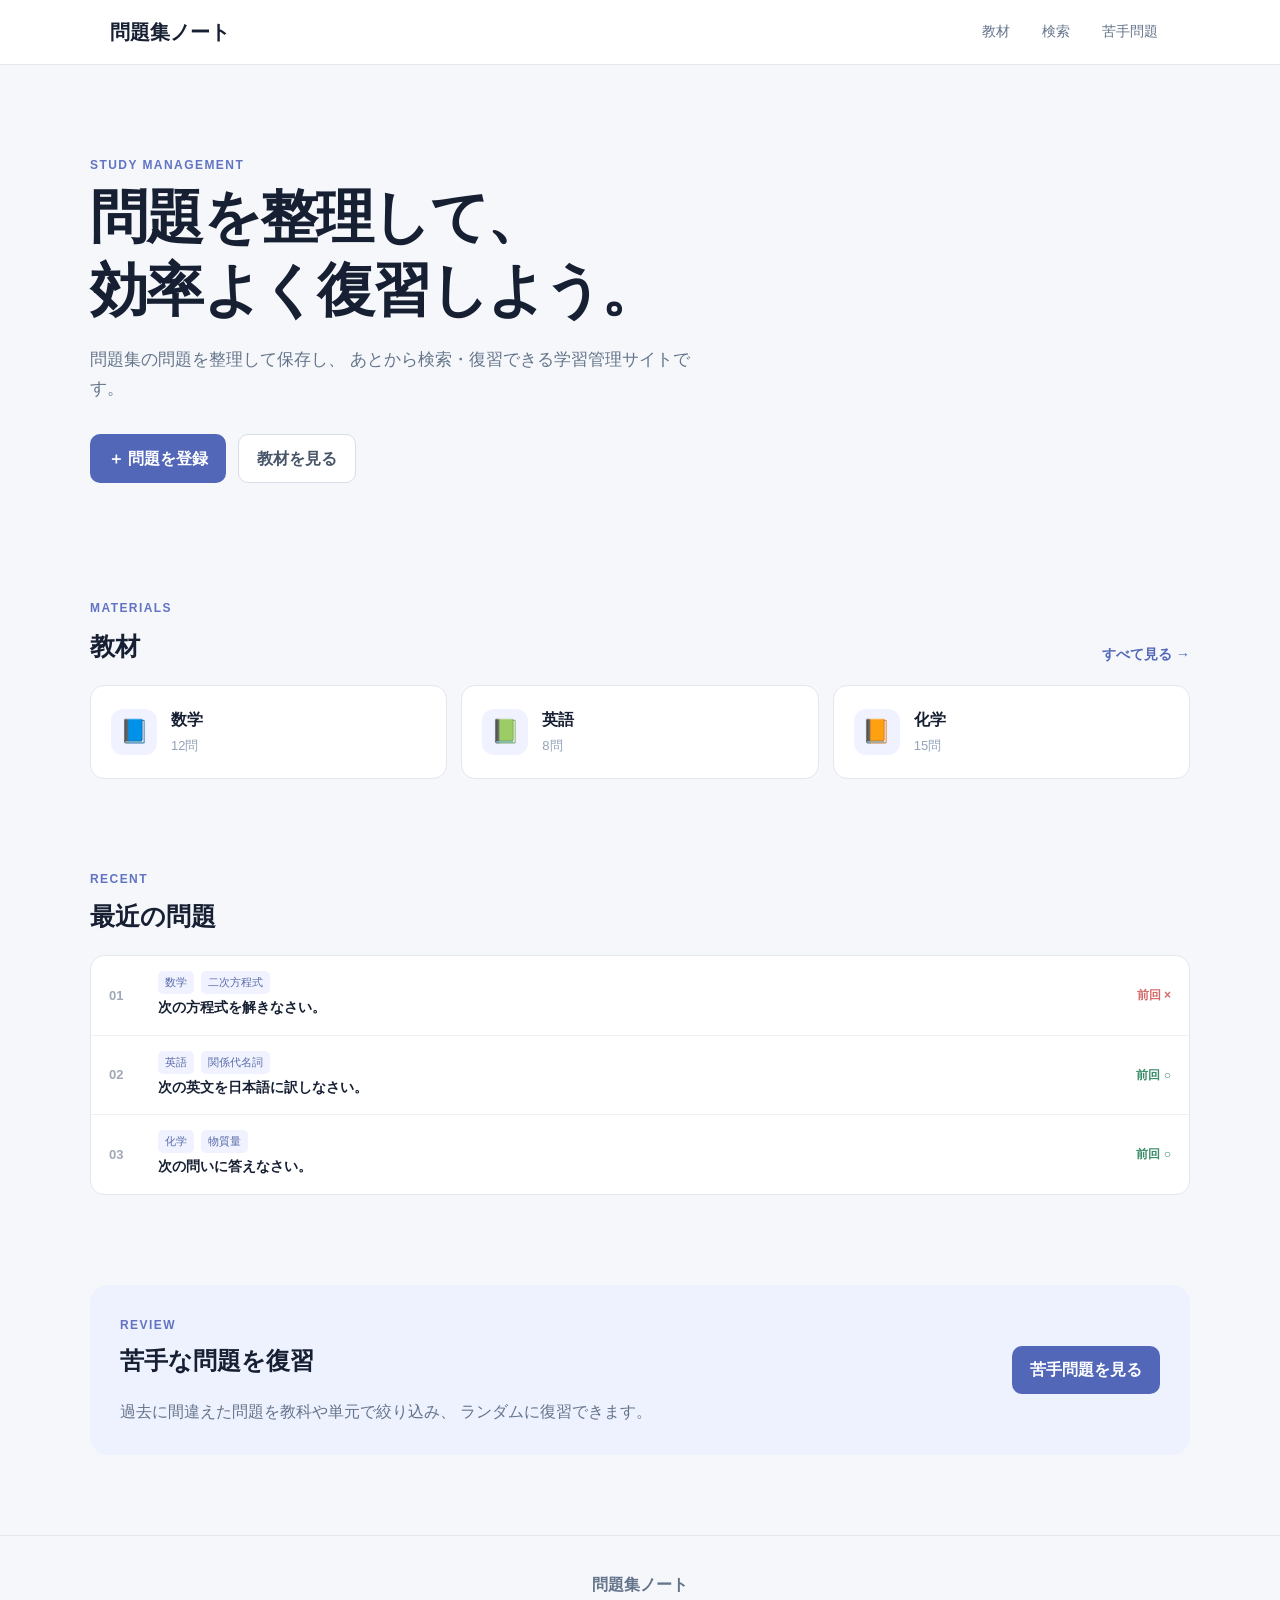
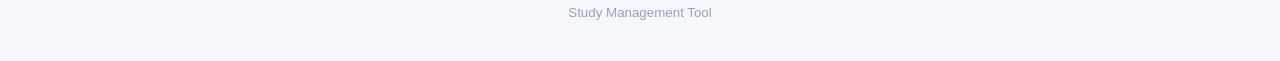
<file: index.html>
<!DOCTYPE html>
<html lang="ja">
<head>
  <meta charset="UTF-8">
  <meta name="viewport" content="width=device-width, initial-scale=1.0">
  <title>問題集ノート</title>
  <link rel="stylesheet" href="css/common.css">
</head>

<body>

<header class="site-header">
  <div class="header-inner">
    <a href="index.html" class="logo">問題集ノート</a>

    <nav>
      <a href="materials.html">教材</a>
      <a href="search.html">検索</a>
      <a href="weak-problems.html">苦手問題</a>
    </nav>
  </div>
</header>

<main class="container">

  <section class="hero">
    <p class="eyebrow">STUDY MANAGEMENT</p>
    <h1>問題を整理して、<br>効率よく復習しよう。</h1>
    <p>
      問題集の問題を整理して保存し、
      あとから検索・復習できる学習管理サイトです。
    </p>

    <div class="hero-buttons">
      <a href="add-problem.html" class="button primary">
        ＋ 問題を登録
      </a>

      <a href="materials.html" class="button secondary">
        教材を見る
      </a>
    </div>
  </section>


  <section class="section">

    <div class="section-title">
      <div>
        <p class="section-label">MATERIALS</p>
        <h2>教材</h2>
      </div>

      <a href="materials.html" class="more-link">すべて見る →</a>
    </div>

    <div class="material-grid">

      <a href="materials.html" class="material-card">
        <span class="material-icon">📘</span>
        <div>
          <h3>数学</h3>
          <p>12問</p>
        </div>
      </a>

      <a href="materials.html" class="material-card">
        <span class="material-icon">📗</span>
        <div>
          <h3>英語</h3>
          <p>8問</p>
        </div>
      </a>

      <a href="materials.html" class="material-card">
        <span class="material-icon">📙</span>
        <div>
          <h3>化学</h3>
          <p>15問</p>
        </div>
      </a>

    </div>

  </section>


  <section class="section">

    <div class="section-title">
      <div>
        <p class="section-label">RECENT</p>
        <h2>最近の問題</h2>
      </div>
    </div>

    <div class="problem-list">

      <a href="#" class="problem-item">
        <div class="problem-number">01</div>

        <div class="problem-info">
          <div class="problem-meta">
            <span>数学</span>
            <span>二次方程式</span>
          </div>

          <h3>次の方程式を解きなさい。</h3>
        </div>

        <span class="result bad">前回 ×</span>
      </a>


      <a href="#" class="problem-item">
        <div class="problem-number">02</div>

        <div class="problem-info">
          <div class="problem-meta">
            <span>英語</span>
            <span>関係代名詞</span>
          </div>

          <h3>次の英文を日本語に訳しなさい。</h3>
        </div>

        <span class="result good">前回 ○</span>
      </a>


      <a href="#" class="problem-item">
        <div class="problem-number">03</div>

        <div class="problem-info">
          <div class="problem-meta">
            <span>化学</span>
            <span>物質量</span>
          </div>

          <h3>次の問いに答えなさい。</h3>
        </div>

        <span class="result good">前回 ○</span>
      </a>

    </div>

  </section>


  <section class="section weak-section">

    <div class="weak-box">

      <div>
        <p class="section-label">REVIEW</p>
        <h2>苦手な問題を復習</h2>

        <p>
          過去に間違えた問題を教科や単元で絞り込み、
          ランダムに復習できます。
        </p>
      </div>

      <a href="weak-problems.html" class="button primary">
        苦手問題を見る
      </a>

    </div>

  </section>

</main>


<footer class="site-footer">
  <p>問題集ノート</p>
  <small>Study Management Tool</small>
</footer>

<script src="js/common.js"></script>

</body>
</html>
</file>
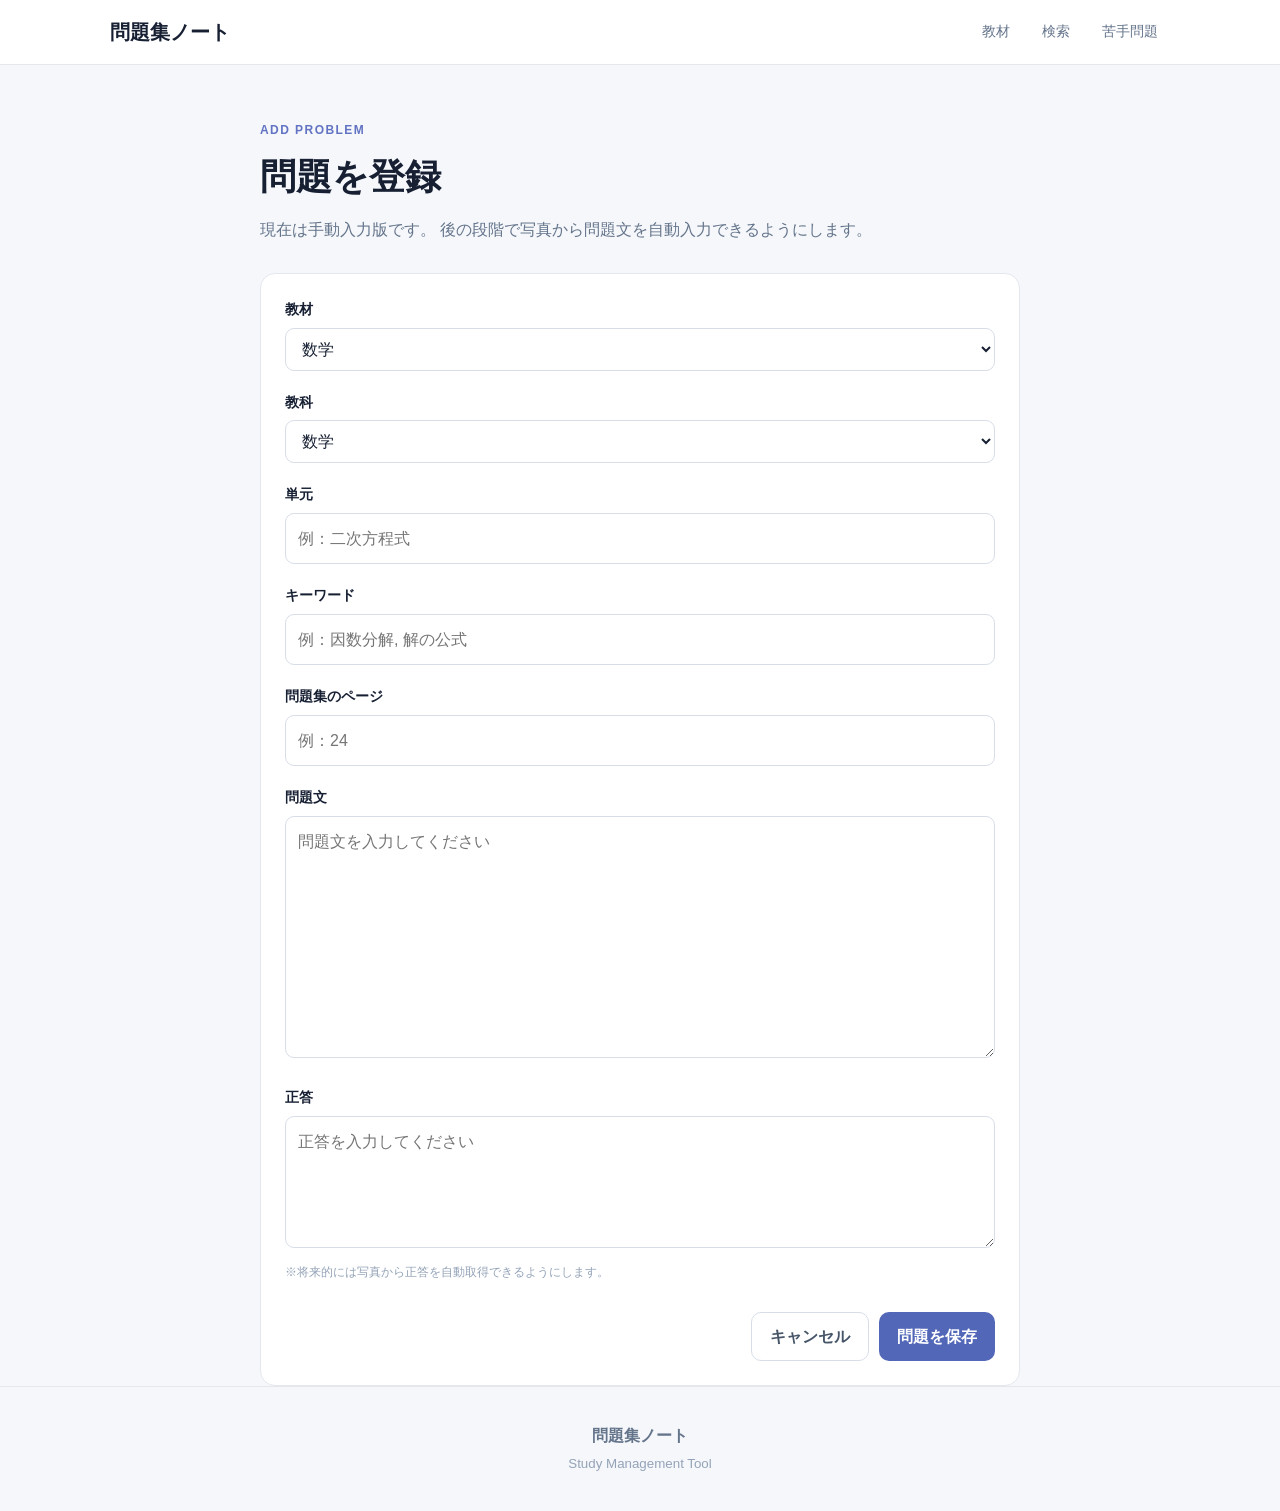
<file: add-problem.html>
<!DOCTYPE html>
<html lang="ja">
<head>
  <meta charset="UTF-8">
  <meta name="viewport" content="width=device-width, initial-scale=1.0">
  <title>問題を登録 | 問題集ノート</title>
  <link rel="stylesheet" href="css/common.css">
</head>

<body>

<header class="site-header">
  <div class="header-inner">
    <a href="index.html" class="logo">問題集ノート</a>

    <nav>
      <a href="materials.html">教材</a>
      <a href="search.html">検索</a>
      <a href="weak-problems.html">苦手問題</a>
    </nav>
  </div>
</header>


<main class="container narrow">

  <div class="page-header">
    <p class="section-label">ADD PROBLEM</p>
    <h1>問題を登録</h1>

    <p>
      現在は手動入力版です。
      後の段階で写真から問題文を自動入力できるようにします。
    </p>
  </div>


  <section class="form-card">

    <div class="form-group">
      <label for="material">教材</label>

      <select id="material">
        <option>数学</option>
        <option>英語</option>
        <option>化学</option>
      </select>
    </div>


    <div class="form-group">
      <label for="subject">教科</label>

      <select id="subject">
        <option>数学</option>
        <option>英語</option>
        <option>化学</option>
      </select>
    </div>


    <div class="form-group">
      <label for="unit">単元</label>

      <input
        type="text"
        id="unit"
        placeholder="例：二次方程式">
    </div>


    <div class="form-group">
      <label for="keywords">キーワード</label>

      <input
        type="text"
        id="keywords"
        placeholder="例：因数分解, 解の公式">
    </div>


    <div class="form-group">
      <label for="page">問題集のページ</label>

      <input
        type="number"
        id="page"
        placeholder="例：24">
    </div>


    <div class="form-group">
      <label for="problem">問題文</label>

      <textarea
        id="problem"
        rows="8"
        placeholder="問題文を入力してください"></textarea>
    </div>


    <div class="form-group answer-input">
      <label for="answer">正答</label>

      <textarea
        id="answer"
        rows="4"
        placeholder="正答を入力してください"></textarea>

      <p class="form-note">
        ※将来的には写真から正答を自動取得できるようにします。
      </p>
    </div>


    <div class="form-actions">
      <a href="index.html" class="button secondary">
        キャンセル
      </a>

      <button class="button primary" type="button" onclick="saveProblem()">
        問題を保存
      </button>
    </div>

  </section>

</main>


<footer class="site-footer">
  <p>問題集ノート</p>
  <small>Study Management Tool</small>
</footer>

<script src="js/common.js"></script>

</body>
</html>
</file>
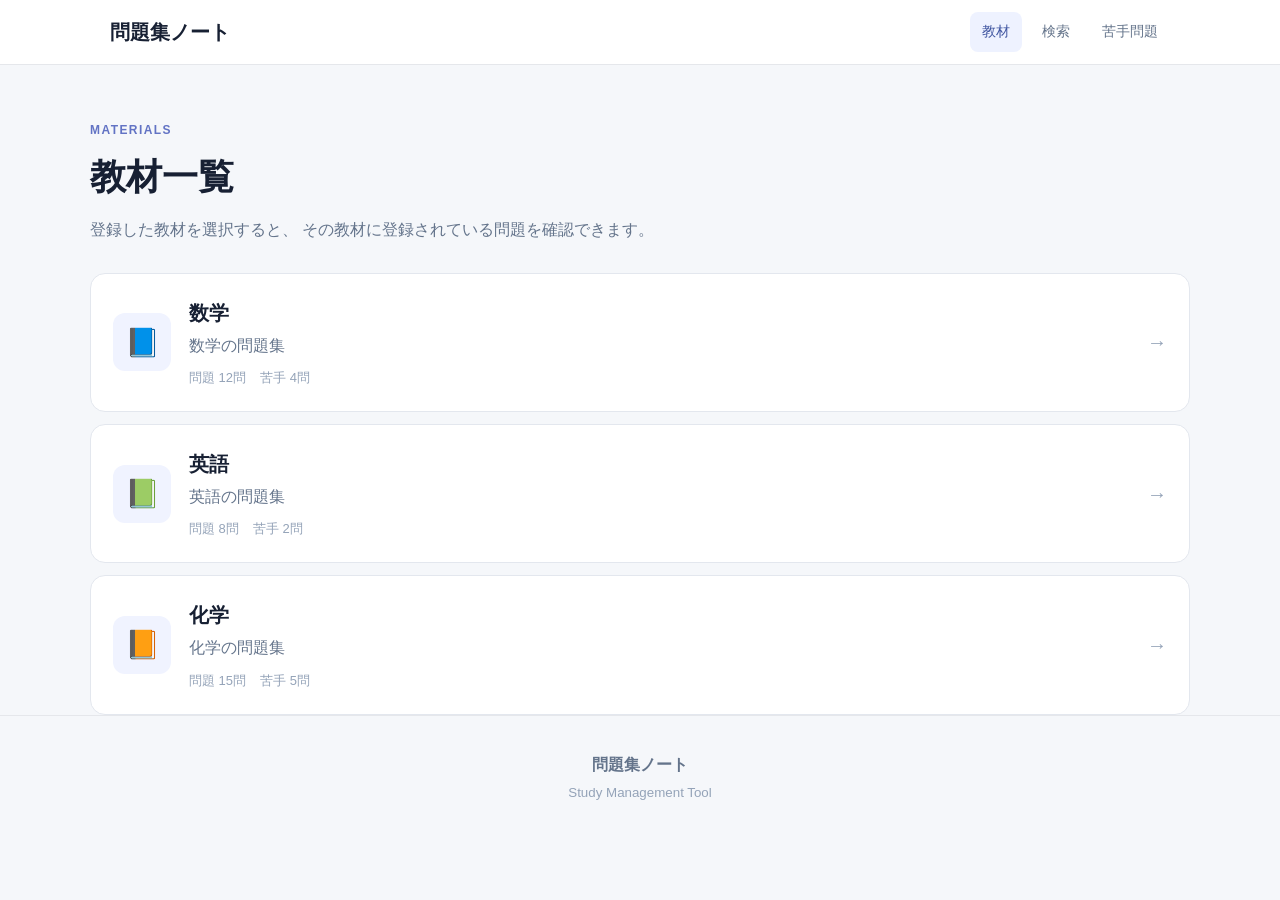
<file: materials.html>
<!DOCTYPE html>
<html lang="ja">
<head>
  <meta charset="UTF-8">
  <meta name="viewport" content="width=device-width, initial-scale=1.0">
  <title>教材一覧 | 問題集ノート</title>
  <link rel="stylesheet" href="css/common.css">
</head>

<body>

<header class="site-header">
  <div class="header-inner">
    <a href="index.html" class="logo">問題集ノート</a>

    <nav>
      <a href="materials.html" class="active">教材</a>
      <a href="search.html">検索</a>
      <a href="weak-problems.html">苦手問題</a>
    </nav>
  </div>
</header>


<main class="container">

  <div class="page-header">
    <p class="section-label">MATERIALS</p>
    <h1>教材一覧</h1>

    <p>
      登録した教材を選択すると、
      その教材に登録されている問題を確認できます。
    </p>
  </div>


  <div class="material-list">

    <a href="#" class="material-large-card">
      <div class="material-icon large">📘</div>

      <div class="material-large-info">
        <h2>数学</h2>
        <p>数学の問題集</p>

        <div class="material-stats">
          <span>問題 12問</span>
          <span>苦手 4問</span>
        </div>
      </div>

      <span class="arrow">→</span>
    </a>


    <a href="#" class="material-large-card">
      <div class="material-icon large">📗</div>

      <div class="material-large-info">
        <h2>英語</h2>
        <p>英語の問題集</p>

        <div class="material-stats">
          <span>問題 8問</span>
          <span>苦手 2問</span>
        </div>
      </div>

      <span class="arrow">→</span>
    </a>


    <a href="#" class="material-large-card">
      <div class="material-icon large">📙</div>

      <div class="material-large-info">
        <h2>化学</h2>
        <p>化学の問題集</p>

        <div class="material-stats">
          <span>問題 15問</span>
          <span>苦手 5問</span>
        </div>
      </div>

      <span class="arrow">→</span>
    </a>

  </div>

</main>


<footer class="site-footer">
  <p>問題集ノート</p>
  <small>Study Management Tool</small>
</footer>

<script src="js/common.js"></script>

</body>
</html>
</file>
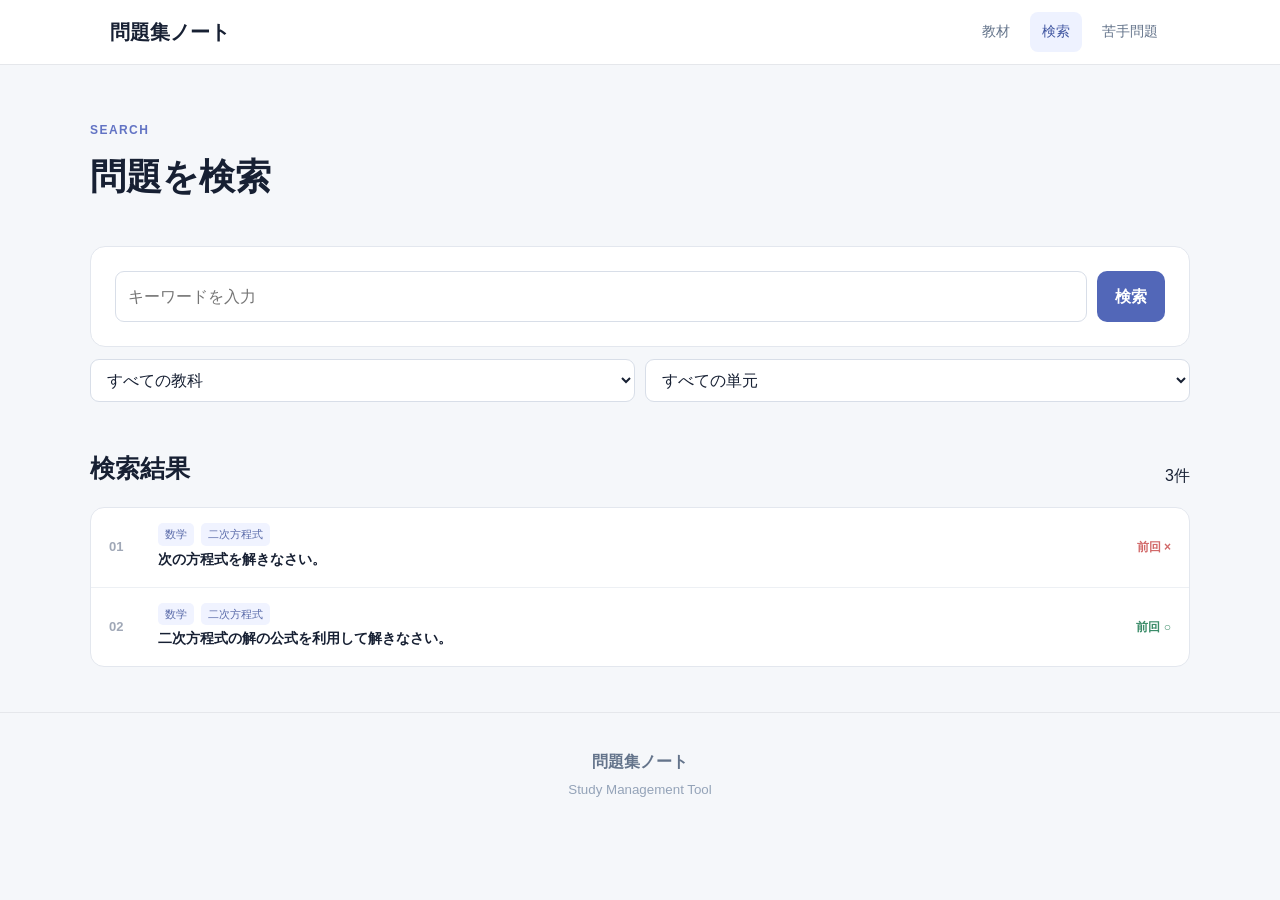
<file: search.html>
<!DOCTYPE html>
<html lang="ja">
<head>
  <meta charset="UTF-8">
  <meta name="viewport" content="width=device-width, initial-scale=1.0">
  <title>問題検索 | 問題集ノート</title>
  <link rel="stylesheet" href="css/common.css">
</head>

<body>

<header class="site-header">
  <div class="header-inner">
    <a href="index.html" class="logo">問題集ノート</a>

    <nav>
      <a href="materials.html">教材</a>
      <a href="search.html" class="active">検索</a>
      <a href="weak-problems.html">苦手問題</a>
    </nav>
  </div>
</header>


<main class="container">

  <div class="page-header">
    <p class="section-label">SEARCH</p>
    <h1>問題を検索</h1>
  </div>


  <section class="search-box">

    <input
      type="search"
      id="searchInput"
      placeholder="キーワードを入力">

    <button class="button primary" onclick="searchProblems()">
      検索
    </button>

  </section>


  <section class="filter-area">

    <select id="subjectFilter">
      <option value="">すべての教科</option>
      <option>数学</option>
      <option>英語</option>
      <option>化学</option>
    </select>


    <select id="unitFilter">
      <option value="">すべての単元</option>
      <option>二次方程式</option>
      <option>関係代名詞</option>
      <option>物質量</option>
    </select>

  </section>


  <section class="section">

    <div class="section-title">
      <h2>検索結果</h2>
      <span id="resultCount">3件</span>
    </div>


    <div class="problem-list">

      <a href="#" class="problem-item">

        <div class="problem-number">01</div>

        <div class="problem-info">

          <div class="problem-meta">
            <span>数学</span>
            <span>二次方程式</span>
          </div>

          <h3>次の方程式を解きなさい。</h3>

        </div>

        <span class="result bad">前回 ×</span>

      </a>


      <a href="#" class="problem-item">

        <div class="problem-number">02</div>

        <div class="problem-info">

          <div class="problem-meta">
            <span>数学</span>
            <span>二次方程式</span>
          </div>

          <h3>二次方程式の解の公式を利用して解きなさい。</h3>

        </div>

        <span class="result good">前回 ○</span>

      </a>

    </div>

  </section>

</main>


<footer class="site-footer">
  <p>問題集ノート</p>
  <small>Study Management Tool</small>
</footer>

<script src="js/common.js"></script>

</body>
</html>
</file>
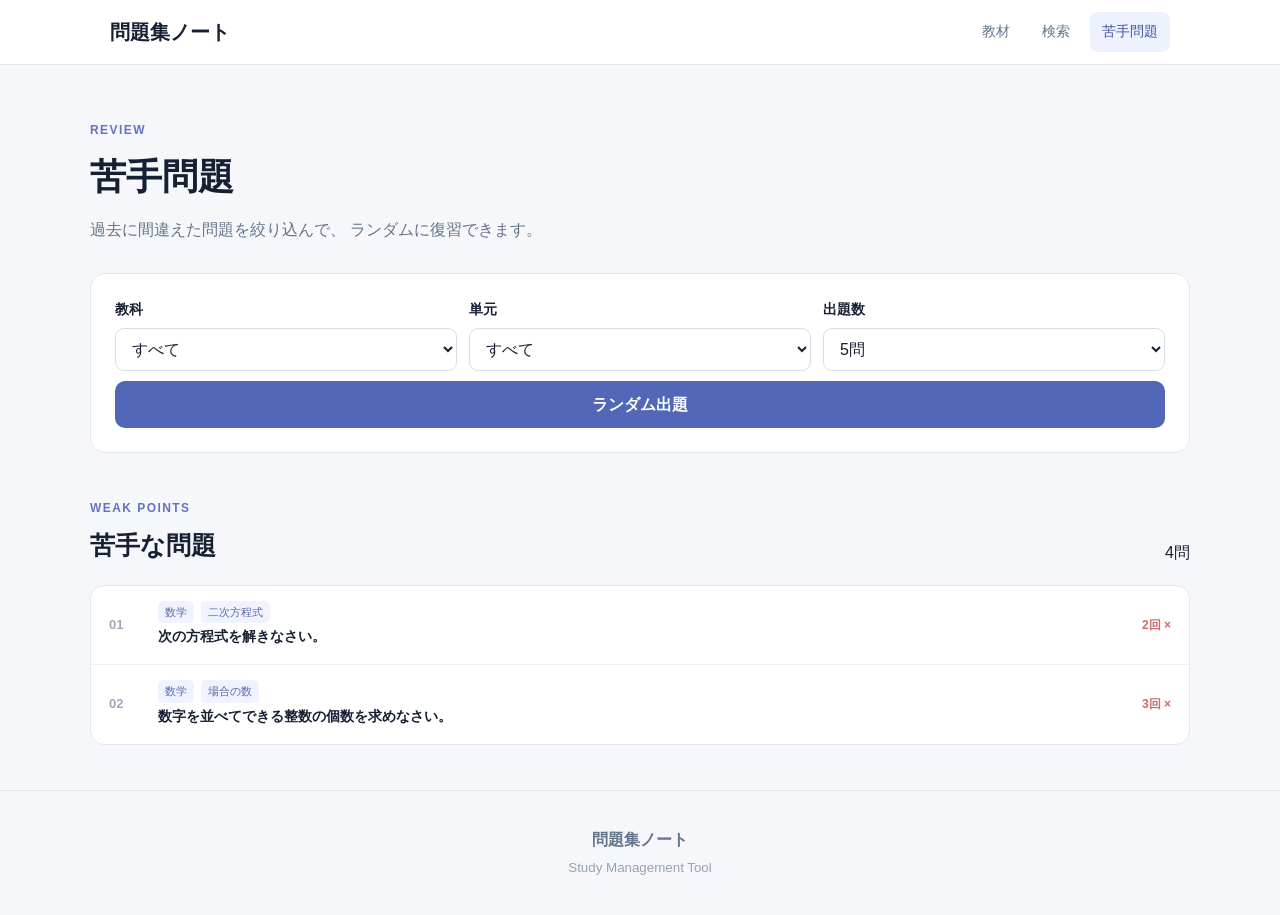
<file: weak-problems.html>
<!DOCTYPE html>
<html lang="ja">
<head>
  <meta charset="UTF-8">
  <meta name="viewport" content="width=device-width, initial-scale=1.0">
  <title>苦手問題 | 問題集ノート</title>
  <link rel="stylesheet" href="css/common.css">
</head>

<body>

<header class="site-header">
  <div class="header-inner">
    <a href="index.html" class="logo">問題集ノート</a>

    <nav>
      <a href="materials.html">教材</a>
      <a href="search.html">検索</a>
      <a href="weak-problems.html" class="active">苦手問題</a>
    </nav>
  </div>
</header>


<main class="container">

  <div class="page-header">
    <p class="section-label">REVIEW</p>
    <h1>苦手問題</h1>

    <p>
      過去に間違えた問題を絞り込んで、
      ランダムに復習できます。
    </p>
  </div>


  <section class="filter-card">

    <div class="filter-row">

      <div class="form-group">
        <label>教科</label>

        <select>
          <option>すべて</option>
          <option>数学</option>
          <option>英語</option>
          <option>化学</option>
        </select>
      </div>


      <div class="form-group">
        <label>単元</label>

        <select>
          <option>すべて</option>
          <option>二次方程式</option>
          <option>関係代名詞</option>
          <option>物質量</option>
        </select>
      </div>


      <div class="form-group">
        <label>出題数</label>

        <select>
          <option>5問</option>
          <option>10問</option>
          <option>20問</option>
        </select>
      </div>

    </div>


    <button class="button primary large-button">
      ランダム出題
    </button>

  </section>


  <section class="section">

    <div class="section-title">
      <div>
        <p class="section-label">WEAK POINTS</p>
        <h2>苦手な問題</h2>
      </div>

      <span>4問</span>
    </div>


    <div class="problem-list">

      <a href="#" class="problem-item">

        <div class="problem-number">01</div>

        <div class="problem-info">

          <div class="problem-meta">
            <span>数学</span>
            <span>二次方程式</span>
          </div>

          <h3>次の方程式を解きなさい。</h3>

        </div>

        <span class="result bad">2回 ×</span>

      </a>


      <a href="#" class="problem-item">

        <div class="problem-number">02</div>

        <div class="problem-info">

          <div class="problem-meta">
            <span>数学</span>
            <span>場合の数</span>
          </div>

          <h3>数字を並べてできる整数の個数を求めなさい。</h3>

        </div>

        <span class="result bad">3回 ×</span>

      </a>

    </div>

  </section>

</main>


<footer class="site-footer">
  <p>問題集ノート</p>
  <small>Study Management Tool</small>
</footer>

<script src="js/common.js"></script>

</body>
</html>
</file>
<file: css/common.css>
* {
  box-sizing: border-box;
}

html {
  scroll-behavior: smooth;
}

body {
  margin: 0;
  font-family:
    -apple-system,
    BlinkMacSystemFont,
    "Segoe UI",
    "Noto Sans JP",
    sans-serif;

  background: #f5f7fa;
  color: #172033;
  line-height: 1.7;
}


/* =========================
   Header
========================= */

.site-header {
  position: sticky;
  top: 0;
  z-index: 100;

  background: rgba(255, 255, 255, 0.92);
  backdrop-filter: blur(12px);

  border-bottom: 1px solid #e5e7eb;
}

.header-inner {
  max-width: 1100px;
  margin: auto;

  min-height: 64px;

  padding: 0 20px;

  display: flex;
  align-items: center;
  justify-content: space-between;
}

.logo {
  color: #172033;
  text-decoration: none;
  font-weight: 800;
  font-size: 20px;
}

nav {
  display: flex;
  gap: 8px;
}

nav a {
  color: #64748b;
  text-decoration: none;

  padding: 8px 12px;
  border-radius: 8px;

  font-size: 14px;
}

nav a:hover,
nav a.active {
  background: #eef2ff;
  color: #4056a1;
}


/* =========================
   Layout
========================= */

.container {
  width: min(1100px, calc(100% - 32px));
  margin: auto;
}

.container.narrow {
  width: min(760px, calc(100% - 32px));
}


/* =========================
   Hero
========================= */

.hero {
  padding: 90px 0 70px;
  max-width: 720px;
}

.eyebrow,
.section-label {
  margin: 0 0 6px;

  color: #6273c4;

  font-size: 12px;
  font-weight: 800;
  letter-spacing: 0.12em;
}

.hero h1 {
  margin: 0 0 20px;

  font-size: clamp(36px, 6vw, 58px);
  line-height: 1.25;
  letter-spacing: -0.03em;
}

.hero p:not(.eyebrow) {
  color: #64748b;
  font-size: 17px;
  max-width: 600px;
}

.hero-buttons {
  display: flex;
  gap: 12px;
  margin-top: 30px;
}


/* =========================
   Buttons
========================= */

.button {
  display: inline-flex;
  align-items: center;
  justify-content: center;

  min-height: 44px;
  padding: 10px 18px;

  border: none;
  border-radius: 10px;

  font: inherit;
  font-weight: 700;

  text-decoration: none;
  cursor: pointer;
}

.button.primary {
  background: #5267b8;
  color: white;
}

.button.primary:hover {
  background: #4357a0;
}

.button.secondary {
  background: white;
  color: #475569;

  border: 1px solid #d8dee8;
}

.button.secondary:hover {
  background: #f8fafc;
}

.large-button {
  width: 100%;
}


/* =========================
   Section
========================= */

.section {
  padding: 45px 0;
}

.section-title {
  display: flex;
  justify-content: space-between;
  align-items: end;

  margin-bottom: 18px;
}

.section-title h2 {
  margin: 0;

  font-size: 25px;
}

.more-link {
  color: #5267b8;
  text-decoration: none;
  font-size: 14px;
  font-weight: 700;
}


/* =========================
   Materials
========================= */

.material-grid {
  display: grid;
  grid-template-columns: repeat(3, 1fr);
  gap: 14px;
}

.material-card {
  display: flex;
  align-items: center;
  gap: 14px;

  padding: 20px;

  background: white;
  border: 1px solid #e3e7ee;
  border-radius: 14px;

  color: inherit;
  text-decoration: none;

  transition: transform 0.15s, box-shadow 0.15s;
}

.material-card:hover,
.material-large-card:hover {
  transform: translateY(-2px);
  box-shadow: 0 8px 25px rgba(30, 40, 70, 0.08);
}

.material-icon {
  width: 46px;
  height: 46px;

  display: grid;
  place-items: center;

  background: #f0f3ff;
  border-radius: 12px;

  font-size: 23px;
  flex-shrink: 0;
}

.material-icon.large {
  width: 58px;
  height: 58px;
  font-size: 28px;
}

.material-card h3 {
  margin: 0;
  font-size: 16px;
}

.material-card p {
  margin: 2px 0 0;
  color: #94a3b8;
  font-size: 13px;
}


/* =========================
   Material List
========================= */

.page-header {
  padding: 55px 0 30px;
}

.page-header h1 {
  margin: 0 0 8px;
  font-size: 36px;
}

.page-header p:last-child {
  margin: 0;
  color: #64748b;
}

.material-list {
  display: grid;
  gap: 12px;
}

.material-large-card {
  display: flex;
  align-items: center;
  gap: 18px;

  padding: 22px;

  background: white;
  border: 1px solid #e3e7ee;
  border-radius: 15px;

  text-decoration: none;
  color: inherit;
}

.material-large-info {
  flex: 1;
}

.material-large-info h2 {
  margin: 0;
  font-size: 20px;
}

.material-large-info p {
  margin: 2px 0 8px;
  color: #64748b;
}

.material-stats {
  display: flex;
  gap: 14px;

  color: #94a3b8;
  font-size: 13px;
}

.arrow {
  color: #94a3b8;
  font-size: 20px;
}


/* =========================
   Problem List
========================= */

.problem-list {
  background: white;
  border: 1px solid #e3e7ee;
  border-radius: 14px;
  overflow: hidden;
}

.problem-item {
  display: flex;
  align-items: center;
  gap: 15px;

  padding: 15px 18px;

  border-bottom: 1px solid #edf0f4;

  text-decoration: none;
  color: inherit;
}

.problem-item:last-child {
  border-bottom: none;
}

.problem-item:hover {
  background: #fafbfe;
}

.problem-number {
  width: 34px;

  color: #a0a8b7;

  font-size: 13px;
  font-weight: 700;
}

.problem-info {
  flex: 1;
  min-width: 0;
}

.problem-meta {
  display: flex;
  gap: 7px;
  margin-bottom: 2px;
}

.problem-meta span {
  padding: 2px 7px;

  background: #f0f3ff;
  color: #596aa9;

  border-radius: 5px;

  font-size: 11px;
}

.problem-info h3 {
  margin: 0;

  font-size: 14px;
  font-weight: 600;

  white-space: nowrap;
  overflow: hidden;
  text-overflow: ellipsis;
}

.result {
  flex-shrink: 0;

  font-size: 12px;
  font-weight: 700;
}

.result.good {
  color: #3b8c69;
}

.result.bad {
  color: #d26a6a;
}


/* =========================
   Weak section
========================= */

.weak-section {
  padding-bottom: 80px;
}

.weak-box {
  display: flex;
  align-items: center;
  justify-content: space-between;
  gap: 30px;

  padding: 30px;

  background: #eef2ff;
  border-radius: 18px;
}

.weak-box h2 {
  margin: 0;
}

.weak-box p:not(.section-label) {
  margin-bottom: 0;
  color: #64748b;
}


/* =========================
   Form
========================= */

.form-card,
.filter-card,
.search-box {
  background: white;
  border: 1px solid #e3e7ee;
  border-radius: 15px;
  padding: 24px;
}

.form-group {
  margin-bottom: 20px;
}

.form-group label {
  display: block;

  margin-bottom: 6px;

  font-size: 14px;
  font-weight: 700;
}

input,
textarea,
select {
  width: 100%;

  padding: 11px 12px;

  border: 1px solid #d8dee8;
  border-radius: 9px;

  background: white;

  color: #172033;
  font: inherit;
}

input:focus,
textarea:focus,
select:focus {
  outline: 2px solid #cbd5ff;
  border-color: #5267b8;
}

textarea {
  resize: vertical;
}

.form-note {
  margin: 5px 0 0;

  color: #94a3b8;
  font-size: 12px;
}

.form-actions {
  display: flex;
  justify-content: flex-end;
  gap: 10px;

  padding-top: 10px;
}


/* =========================
   Search
========================= */

.search-box {
  display: flex;
  gap: 10px;
}

.search-box input {
  flex: 1;
}

.search-box .button {
  flex-shrink: 0;
}

.filter-area {
  display: grid;
  grid-template-columns: 1fr 1fr;
  gap: 10px;

  margin-top: 12px;
}


/* =========================
   Filters
========================= */

.filter-row {
  display: grid;
  grid-template-columns: repeat(3, 1fr);
  gap: 12px;
}

.filter-card .form-group {
  margin: 0;
}

.filter-card .large-button {
  margin-top: 10px;
}


/* =========================
   Footer
========================= */

.site-footer {
  padding: 35px 20px;

  text-align: center;

  border-top: 1px solid #e5e7eb;

  color: #64748b;
}

.site-footer p {
  margin: 0;
  font-weight: 700;
}

.site-footer small {
  color: #94a3b8;
}


/* =========================
   Mobile
========================= */

@media (max-width: 700px) {

  .header-inner {
    min-height: 58px;
  }

  nav {
    gap: 2px;
  }

  nav a {
    padding: 7px 8px;
    font-size: 12px;
  }

  .hero {
    padding: 60px 0 45px;
  }

  .hero h1 {
    font-size: 36px;
  }

  .hero-buttons {
    flex-direction: column;
  }

  .material-grid {
    grid-template-columns: 1fr;
  }

  .weak-box {
    flex-direction: column;
    align-items: stretch;
  }

  .filter-row {
    grid-template-columns: 1fr;
  }

  .search-box {
    flex-direction: column;
  }

  .filter-area {
    grid-template-columns: 1fr;
  }

  .problem-item {
    padding: 13px;
  }

  .problem-number {
    width: 25px;
  }

  .problem-info h3 {
    font-size: 13px;
  }

  .result {
    font-size: 11px;
  }

}
</file>
